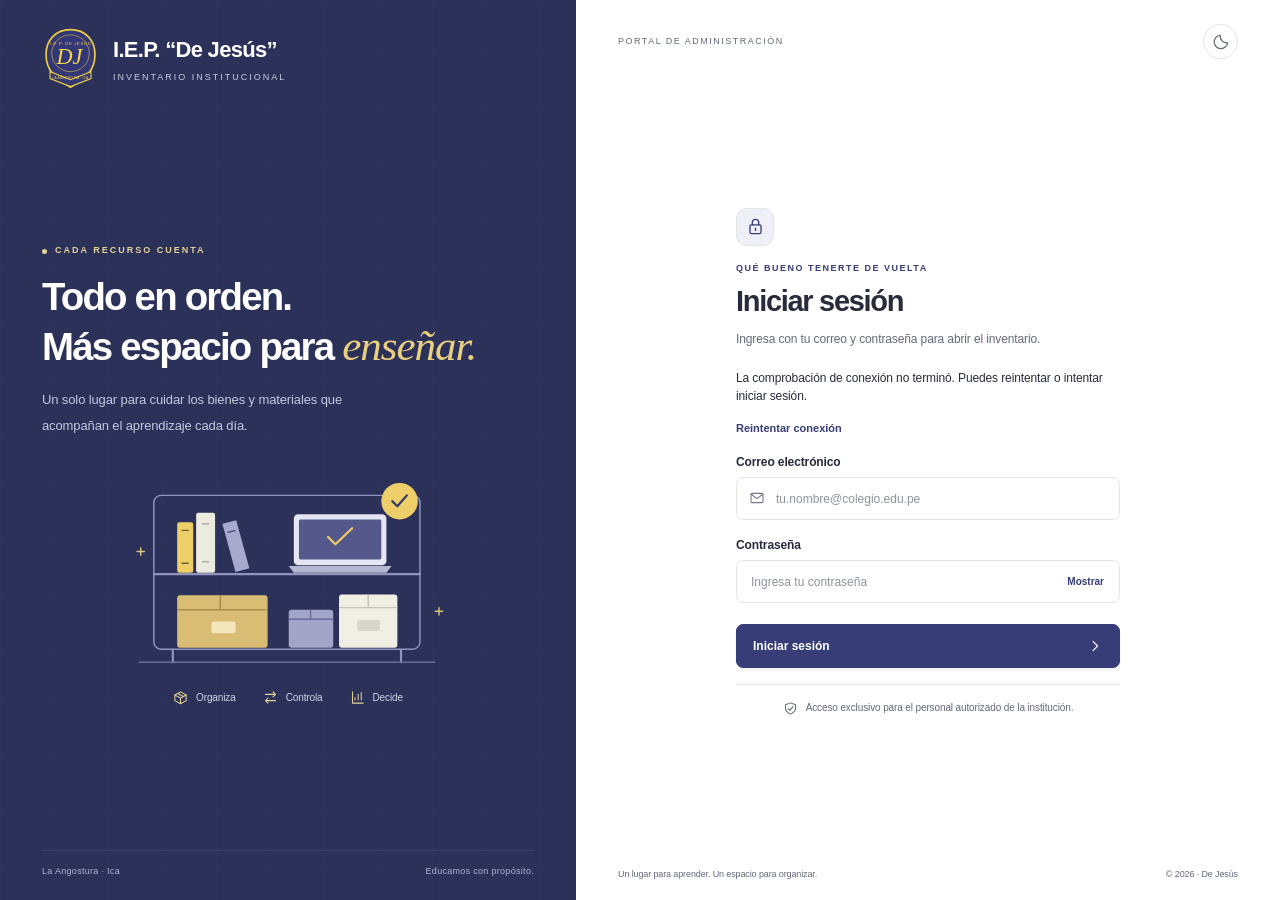
<file: index.html>
<!DOCTYPE html><html lang="es" data-theme="light"><head><meta charset="utf-8"><meta name="viewport" content="width=device-width"><link rel="icon" type="image/svg+xml" href="/inventario-icon.svg"><meta name="generator" content="Astro v7.4.2"><meta name="description" content="Inventario institucional de la I.E.P. De Jesús. Administra bienes, materiales, ubicaciones y préstamos en un solo lugar."><meta name="theme-color" content="#343775"><title>Inventario · I.E.P. De Jesús</title><script>if (window.self === window.top) document.documentElement.dataset.topLevel = 'true';</script><script>try { document.documentElement.dataset.theme = localStorage.getItem('dejesus-theme') === 'dark' ? 'dark' : 'light'; } catch {}</script><link rel="preconnect" href="https://br-noisy-leaf-b7az2vi0-inventario.compute.c-13.us-east-1.aws.neon.tech" crossorigin="anonymous"><meta http-equiv="content-security-policy" content="default-src 'self';connect-src 'self' https://br-noisy-leaf-b7az2vi0-inventario.compute.c-13.us-east-1.aws.neon.tech;img-src 'self' data: blob:;object-src 'none';base-uri 'self';form-action 'self'; script-src 'self' 'sha256-xIb/Pa7FUshAu4ihwjchYcQpyCI8eS8kt40GpOAYCz8=' 'sha256-1BvDVWLr3QCC20uHhUDi27eDFVJpk1uMQJGIWKUks2I=' 'sha256-kmZE/W8I1iuTnl1b3yqzv9/DQZenPngd3NjSKMQl7y0=' 'sha256-Y8t0ntteBwH+PqGKUyjWW3CAk+BNJKSoQc0xZ68FjhM=' 'sha256-0O7iB6zr9x0r6X6eWYITC9V5q+yWCGAoFvcysBGbY9Q=' 'sha256-yTvtjXl5x1VcsFuOYXSO/vETrOcXDGeMldW3OZUsuZ4=' 'sha256-E5nXaGtOJDqQ58NkmvD8g848to2UN4dcwUER2tXo4Gk='; style-src 'self' 'unsafe-inline' ;"><link rel="stylesheet" href="/_astro/DeploymentPending.Cg6YNnWH.css"><style>#authenticated-app[hidden],#access-gate[hidden],#access-retry[hidden]{display:none!important}#authenticated-app:not([hidden]){display:contents}.access-gate{text-align:center;flex-direction:column;justify-content:center;align-items:center;gap:20px;min-height:100dvh;padding:24px;display:flex}.access-gate h1{font-size:24px}
</style></head><body><div id="site-content"><section id="access-gate" class="access-gate" aria-labelledby="access-title"><h1 id="access-title">Verificando acceso…</h1><p id="access-message" role="status">Espera mientras comprobamos tu sesión.</p><button id="access-retry" type="button" class="btn btn-primary" hidden>Reintentar</button><a class="btn" href="/login/">Ir al inicio de sesión</a><noscript><p>Activa JavaScript para comprobar tu sesión.</p></noscript></section><div id="authenticated-app" hidden inert><a class="skip-link" href="#main-content">Saltar al contenido</a><div class="sidebar-backdrop" id="sidebar-backdrop"></div><aside class="sidebar" id="sidebar" aria-label="Navegación principal"><a class="brand" href="#resumen" aria-label="De Jesús, inicio"><img src="/escudo.svg" alt="Identidad de De Jesús" class="school-logo" width="47" height="47"><span><strong id="brand-name">I.E.P. “De Jesús”</strong><small>Sistema de inventario</small></span></a><div class="workspace-label"><span class="workspace-dot"></span> GESTIÓN INSTITUCIONAL</div><nav class="main-nav"><a href="#resumen" data-nav="resumen" class="nav-link active"><svg class="icon" width="20" height="20" viewBox="0 0 24 24" fill="none" stroke="currentColor" stroke-width="1.65" stroke-linecap="round" stroke-linejoin="round" aria-hidden="true"><rect x="3" y="3" width="7" height="7" rx="1.5"/><rect x="14" y="3" width="7" height="7" rx="1.5"/><rect x="3" y="14" width="7" height="7" rx="1.5"/><rect x="14" y="14" width="7" height="7" rx="1.5"/></svg><span>Vista general</span></a><a href="#inventario" data-nav="inventario" class="nav-link"><svg class="icon" width="20" height="20" viewBox="0 0 24 24" fill="none" stroke="currentColor" stroke-width="1.65" stroke-linecap="round" stroke-linejoin="round" aria-hidden="true"><path d="m12 3 9 5-9 5-9-5 9-5Z"/><path d="M3 8v9l9 5 9-5V8M12 13v9M7.5 5.5l9 5"/></svg><span>Inventario</span><span class="nav-count" id="inventory-count">0</span></a><a href="#movimientos" data-nav="movimientos" class="nav-link"><svg class="icon" width="20" height="20" viewBox="0 0 24 24" fill="none" stroke="currentColor" stroke-width="1.65" stroke-linecap="round" stroke-linejoin="round" aria-hidden="true"><path d="M4 7h16m-4-4 4 4-4 4M20 17H4m4-4-4 4 4 4"/></svg><span>Movimientos</span></a><a href="#prestamos" data-nav="prestamos" class="nav-link"><svg class="icon" width="20" height="20" viewBox="0 0 24 24" fill="none" stroke="currentColor" stroke-width="1.65" stroke-linecap="round" stroke-linejoin="round" aria-hidden="true"><path d="M3 12h3l4-4a3 3 0 0 1 4 0l4 4-3 3-4-3M6 12l6 7a3 3 0 0 0 4 0l5-5-5-6M3 10v8h3M21 10v8"/></svg><span>Préstamos</span><span class="nav-count" id="loan-count" hidden>0</span></a><span class="nav-section">ORGANIZACIÓN</span><a href="#categorias" data-nav="categorias" class="nav-link"><svg class="icon" width="20" height="20" viewBox="0 0 24 24" fill="none" stroke="currentColor" stroke-width="1.65" stroke-linecap="round" stroke-linejoin="round" aria-hidden="true"><path d="M20 13 13 20a2 2 0 0 1-3 0l-7-7V4h9l8 7a1.5 1.5 0 0 1 0 2Z"/><circle cx="7.5" cy="8" r="1"/></svg><span>Categorías</span></a><a href="#ubicaciones" data-nav="ubicaciones" class="nav-link"><svg class="icon" width="20" height="20" viewBox="0 0 24 24" fill="none" stroke="currentColor" stroke-width="1.65" stroke-linecap="round" stroke-linejoin="round" aria-hidden="true"><path d="M20 10c0 6-8 12-8 12S4 16 4 10a8 8 0 1 1 16 0Z"/><circle cx="12" cy="10" r="2.5"/></svg><span>Ubicaciones</span></a><a href="#reportes" data-nav="reportes" class="nav-link"><svg class="icon" width="20" height="20" viewBox="0 0 24 24" fill="none" stroke="currentColor" stroke-width="1.65" stroke-linecap="round" stroke-linejoin="round" aria-hidden="true"><path d="M4 3v18h17M8 16v-4M13 16V7M18 16V4"/></svg><span>Reportes</span></a></nav><div class="sidebar-bottom"><nav><a href="#configuracion" data-nav="configuracion" class="nav-link"><svg class="icon" width="20" height="20" viewBox="0 0 24 24" fill="none" stroke="currentColor" stroke-width="1.65" stroke-linecap="round" stroke-linejoin="round" aria-hidden="true"><path d="m9 3-1 3-3 1-2 3 2 2-1 3 3 3 3-1 2 2 3-1 1-3 3-1v-4l-3-1-1-3-3-1-2 2Z"/><circle cx="11" cy="11" r="3"/></svg><span>Configuración</span></a><a href="#ayuda" data-nav="ayuda" class="nav-link"><svg class="icon" width="20" height="20" viewBox="0 0 24 24" fill="none" stroke="currentColor" stroke-width="1.65" stroke-linecap="round" stroke-linejoin="round" aria-hidden="true"><circle cx="12" cy="12" r="9"/><path d="M9.5 9a2.5 2.5 0 1 1 4 2c-1.5 1-1.5 1-1.5 2M12 17h.01"/></svg><span>Guía de uso</span></a></nav><div class="school-footer"><span class="school-footer-icon"><svg class="icon" width="20" height="20" viewBox="0 0 24 24" fill="none" stroke="currentColor" stroke-width="1.65" stroke-linecap="round" stroke-linejoin="round" aria-hidden="true"><path d="M4 21V3h12v18M16 9h5v12M1 21h22M8 7h4m-4 4h4m-4 4h4m-3 6v-3h2v3"/></svg></span><div><strong>Un lugar para aprender.</strong><small id="school-address">La Angostura · Ica</small></div></div><div class="sidebar-account"><span class="account-avatar" data-user-initials>A</span><a href="#configuracion" class="account-copy"><strong data-user-name>Administración</strong><small>Administración</small></a><button class="icon-button" data-action="logout" aria-label="Cerrar sesión" title="Cerrar sesión"><svg class="icon" width="20" height="20" viewBox="0 0 24 24" fill="none" stroke="currentColor" stroke-width="1.65" stroke-linecap="round" stroke-linejoin="round" aria-hidden="true"><path d="M9 4H4v16h5M13 8l4 4-4 4m-5-4h13"/></svg></button></div></div></aside><div class="app-shell"><header class="topbar"><div class="breadcrumb"><button class="icon-button mobile-menu" id="menu-toggle" aria-label="Abrir menú" aria-expanded="false"><svg class="icon" width="20" height="20" viewBox="0 0 24 24" fill="none" stroke="currentColor" stroke-width="1.65" stroke-linecap="round" stroke-linejoin="round" aria-hidden="true"><path d="M4 6h16M7 12h10m-7 6h4"/></svg></button><span class="breadcrumb-root">Mi institución</span><span class="breadcrumb-slash">/</span><strong id="breadcrumb-current">Vista general</strong></div><div class="topbar-actions"><button class="top-search" data-action="global-search" aria-label="Buscar un bien"><svg class="icon" width="20" height="20" viewBox="0 0 24 24" fill="none" stroke="currentColor" stroke-width="1.65" stroke-linecap="round" stroke-linejoin="round" aria-hidden="true"><circle cx="10.5" cy="10.5" r="6.5"/><path d="m16 16 4.5 4.5"/></svg><span>Buscar un bien…</span><kbd>/</kbd></button><span class="topbar-date"><svg class="icon" width="20" height="20" viewBox="0 0 24 24" fill="none" stroke="currentColor" stroke-width="1.65" stroke-linecap="round" stroke-linejoin="round" aria-hidden="true"><rect x="3" y="5" width="18" height="16" rx="2"/><path d="M7 3v4m10-4v4M3 11h18"/></svg><span id="topbar-date"></span></span><button class="icon-button" id="theme-toggle" aria-label="Cambiar a tema oscuro" title="Cambiar tema"><svg class="icon" width="20" height="20" viewBox="0 0 24 24" fill="none" stroke="currentColor" stroke-width="1.65" stroke-linecap="round" stroke-linejoin="round" aria-hidden="true"><path d="M20.9 13a9 9 0 0 1-10-10 9 9 0 1 0 10 10Z"/></svg></button><button class="icon-button notification-button" id="notifications" aria-label="Ver alertas" title="Ver alertas"><svg class="icon" width="20" height="20" viewBox="0 0 24 24" fill="none" stroke="currentColor" stroke-width="1.65" stroke-linecap="round" stroke-linejoin="round" aria-hidden="true"><path d="M18 8a6 6 0 0 0-12 0c0 7-3 7-3 9h18c0-2-3-2-3-9M10 21h4"/></svg><span id="notification-dot" hidden></span></button><div class="topbar-divider"></div><a href="#configuracion" class="user-avatar" data-user-initials aria-label="Configuración de mi cuenta">A</a></div></header><main id="main-content" tabindex="-1"><div id="page-content" aria-busy="true"><div class="initial-loading"><div class="spinner"></div><p>Preparando tu inventario…</p></div></div></main><footer class="app-footer"><span>I.E.P. “De Jesús” <span class="footer-dot">·</span> Cuidamos lo que nos ayuda a enseñar.</span><span class="connection-status" id="connection-status"><span></span> Conectando…</span></footer></div><dialog id="app-dialog" aria-labelledby="dialog-title"><div id="dialog-content"></div></dialog><div id="toast" class="toast" role="status" aria-live="polite"></div><noscript><div class="noscript-message">Activa JavaScript en tu navegador para usar el sistema de inventario.</div></noscript></div><script type="module" src="/_astro/index.astro_astro_type_script_index_0_lang.BQfkzYZS.js"></script></div><noscript><p>Activa JavaScript y abre la aplicación directamente en una pestaña para continuar.</p></noscript></body></html>
</file>
<file: _astro/DeploymentPending.Cg6YNnWH.css>
:root{--bg:#f7f8fb;--surface:#fff;--surface-soft:#f8f9fc;--text:#262936;--muted:#808493;--secondary:#646978;--line:#e8eaf0;--brand:#363978;--brand-soft:#eeeff8;--gold:#edd36a;--green:#27836a;--green-bg:#edf7f2;--amber:#a77820;--amber-bg:#fcf6e8;--red:#c25959;--red-bg:#fcf0ef;--shadow:0 16px 60px #15193616;color-scheme:light;font-synthesis:none;font-family:DM Sans,-apple-system,BlinkMacSystemFont,Segoe UI,sans-serif}:root[data-theme=dark]{--bg:#15171f;--surface:#1d202b;--surface-soft:#232733;--text:#e8e9f1;--muted:#969bad;--secondary:#b0b4c5;--line:#303443;--brand:#b5b8f3;--brand-soft:#30334d;--gold:#e5ca6b;--green:#7ecab0;--green-bg:#203b34;--amber:#e8bd71;--amber-bg:#3c3325;--red:#ed9c9c;--red-bg:#402a2d;color-scheme:dark}*{box-sizing:border-box}body{background:var(--bg);color:var(--text);margin:0;font-size:14px;line-height:1.5}button,input,select,textarea{font:inherit}button,a,input,select,textarea{-webkit-tap-highlight-color:transparent}button,a{touch-action:manipulation}button{cursor:pointer;color:inherit}button:disabled{cursor:not-allowed;opacity:.5}a{color:inherit;text-decoration:none}button:focus-visible,a:focus-visible{outline:3px solid var(--gold);outline-offset:3px}input:focus,select:focus,textarea:focus{outline:2px solid var(--brand);outline-offset:1px}h1,h2,h3,p{margin:0}h1,h2,h3{font-family:Manrope,Segoe UI,sans-serif}h1{letter-spacing:-1.1px;font-size:29px;font-weight:800;line-height:1.3}h2{letter-spacing:-.3px;font-size:16px;font-weight:750}h3{font-size:15px;font-weight:700}small{font-size:12px}svg{vertical-align:middle;flex-shrink:0}[hidden]{display:none!important}.muted{color:var(--muted)}.secondary{color:var(--secondary)}.skip-link{background:var(--brand);color:var(--surface);z-index:100;padding:12px;position:fixed;top:-60px;left:20px}.skip-link:focus{top:10px}.sidebar{background:var(--surface);border-right:1px solid var(--line);z-index:30;flex-direction:column;width:238px;padding:29px 17px 16px;display:flex;position:fixed;inset:0 auto 0 0;overflow-y:auto}.brand{align-items:center;gap:11px;padding:0 9px 28px;display:flex}.brand strong{letter-spacing:-.6px;font-family:Manrope,sans-serif;font-size:17px;font-weight:800;display:block}.brand small{color:var(--muted);margin-top:3px;font-size:11px;display:block}.school-logo{object-fit:contain;flex-shrink:0}.workspace-label{letter-spacing:1.3px;color:var(--muted);border-top:1px solid var(--line);align-items:center;gap:7px;padding:16px 13px 12px;font-size:9px;font-weight:650;display:flex}.workspace-dot{background:var(--brand);border-radius:50%;width:5px;height:5px}.main-nav{gap:5px;display:grid}.nav-link{color:var(--secondary);border-radius:6px;align-items:center;gap:11px;min-height:44px;padding:12px 13px;font-size:12.5px;transition:background .15s,color .15s;display:flex}.nav-link .icon{width:18px;height:18px}.nav-link:hover{background:var(--surface-soft);color:var(--brand)}.nav-link.active{background:var(--brand-soft);color:var(--brand);font-weight:650}.nav-count{background:var(--surface);color:var(--brand);border-radius:4px;margin-left:auto;padding:1px 6px;font-size:10px}.sidebar-bottom{margin-top:auto;padding-top:35px}.school-footer{border-top:1px solid var(--line);align-items:center;gap:9px;margin-top:20px;padding:22px 9px 16px;display:flex}.school-footer strong{font-size:10px;font-weight:550;display:block}.school-footer small{color:var(--muted);margin-top:4px;font-size:10px;display:block}.sidebar-version{color:var(--muted);justify-content:space-between;padding:0 10px;font-size:9px;display:flex}.app-shell{flex-direction:column;min-height:100vh;margin-left:238px;display:flex}.topbar{background:var(--surface);border-bottom:1px solid var(--line);justify-content:space-between;align-items:center;gap:15px;height:76px;padding:0 34px;display:flex}.breadcrumb{color:var(--muted);align-items:center;gap:15px;font-size:11.5px;display:flex}.breadcrumb strong{color:var(--text);font-weight:500}.breadcrumb-slash{color:var(--line);font-size:17px}.topbar-actions{align-items:center;gap:13px;display:flex}.topbar-date{color:var(--secondary);margin-right:8px;font-size:11px}.icon-button{width:34px;height:34px;color:var(--secondary);background:0 0;border:1px solid #0000;border-radius:6px;justify-content:center;align-items:center;display:inline-flex}.icon-button:hover{background:var(--brand-soft);color:var(--brand)}.icon-button .icon{width:18px;height:18px}.notification-button{position:relative}.notification-button>span{background:var(--gold);border:1px solid var(--surface);border-radius:50%;width:6px;height:6px;position:absolute;top:5px;right:6px}.topbar-divider{background:var(--line);width:1px;height:23px;margin:0 3px}.user-avatar{background:var(--brand-soft);color:var(--brand);border:1px solid var(--line);border-radius:50%;place-items:center;width:33px;height:33px;font-size:10px;font-weight:700;display:grid}.mobile-menu{display:none}main{flex:1;min-width:0;padding:34px 34px 26px}#page-content{max-width:1490px;margin:auto}.page-heading{justify-content:space-between;align-items:center;gap:20px;margin-bottom:28px;display:flex}.eyebrow{letter-spacing:1.7px;color:var(--brand);align-items:center;gap:7px;margin-bottom:8px;font-size:9px;font-weight:700;display:flex}.eyebrow:before{content:"";background:var(--gold);width:16px;height:2px}.page-heading p{color:var(--secondary);margin-top:8px;font-size:12px}.heading-actions{flex-shrink:0;align-items:center;gap:10px;display:flex}.btn{border:1px solid var(--line);background:var(--surface);white-space:nowrap;border-radius:6px;justify-content:center;align-items:center;gap:8px;min-height:38px;padding:9px 14px;font-size:11.5px;font-weight:550;transition:background .15s,border-color .15s;display:inline-flex}.btn .icon{width:16px;height:16px}.btn:hover{background:var(--surface-soft);border-color:var(--secondary)}.btn-primary{color:#fff;background:#363978;border-color:#363978}.btn-danger{background:var(--red-bg);color:var(--red);border-color:var(--red-bg)}.btn-text{color:var(--brand);background:0 0;border:0;min-height:32px;padding:3px 0;font-size:11px}.btn-text:hover{background:0 0;text-decoration:underline}.metric-grid{grid-template-columns:repeat(4,minmax(0,1fr));gap:17px;margin-bottom:23px;display:grid}.metric{border:1px solid var(--line);background:var(--surface);border-radius:8px;padding:19px 20px 16px;position:relative}.metric-label{color:var(--secondary);justify-content:space-between;align-items:center;gap:10px;font-size:11px;display:flex}.metric-icon{background:var(--brand-soft);width:31px;height:31px;color:var(--brand);border-radius:6px;place-items:center;display:grid}.metric-icon.amber{background:var(--amber-bg);color:var(--amber)}.metric-icon.green{background:var(--green-bg);color:var(--green)}.metric-value{letter-spacing:-1px;margin-top:9px;font-family:Manrope,sans-serif;font-size:31px;font-weight:750;line-height:1.4}.metric-note{color:var(--muted);margin-top:8px;font-size:10px}.metric-note .dot{background:var(--green);border-radius:50%;width:5px;height:5px;margin-right:5px;display:inline-block}.dashboard-grid{grid-template-columns:minmax(0,1.8fr) minmax(270px,1fr);align-items:start;gap:22px;margin-bottom:22px;display:grid}.dashboard-column{gap:22px;display:grid}.panel{background:var(--surface);border:1px solid var(--line);border-radius:8px;min-width:0;overflow:hidden}.panel-head{justify-content:space-between;align-items:center;gap:15px;padding:20px 22px 17px;display:flex}.panel-head p{color:var(--muted);margin-top:4px;font-size:10.5px}.panel-head h2{font-size:14px}.panel-head .btn-text .icon{width:13px}.badge{white-space:nowrap;background:var(--brand-soft);color:var(--brand);border-radius:4px;align-items:center;gap:5px;padding:4px 7px;font-size:9px;font-weight:550;display:inline-flex}.badge:before{content:"";background:currentColor;border-radius:50%;width:4px;height:4px}.badge-red{background:var(--red-bg);color:var(--red)}.badge-neutral{background:var(--surface-soft);color:var(--secondary)}.table-wrap{width:100%;overflow-x:auto}table{border-collapse:collapse;text-align:left;white-space:nowrap;width:100%}th{letter-spacing:.55px;text-transform:uppercase;color:var(--muted);background:var(--surface-soft);border-top:1px solid var(--line);border-bottom:1px solid var(--line);padding:12px 20px;font-size:9px;font-weight:600}td{border-bottom:1px solid var(--line);padding:17px 20px;font-size:11px}tr:last-child td{border-bottom:0}tbody tr:hover{background:var(--surface-soft)}.item-cell{align-items:center;gap:11px;display:flex}.item-symbol{background:var(--surface-soft);width:34px;height:35px;color:var(--brand);border:1px solid var(--line);border-radius:6px;flex-shrink:0;place-items:center;display:grid}.item-cell strong{font-size:11px;font-weight:550;display:block}.item-cell small{color:var(--muted);margin-top:3px;font-size:9px;display:block}.code-text{color:var(--muted);font-variant-numeric:tabular-nums;font-size:10px}.quantity{font-variant-numeric:tabular-nums;font-weight:650}.quantity.low{color:var(--amber)}.quantity small{color:var(--muted);margin-left:4px;font-size:9px;font-weight:400}.table-actions{gap:3px;display:flex}.table-footer{border-top:1px solid var(--line);color:var(--muted);justify-content:space-between;align-items:center;gap:10px;padding:13px 20px;font-size:10px;display:flex}.pagination{align-items:center;gap:6px;display:flex}.page-number{background:var(--brand-soft);width:27px;height:27px;color:var(--brand);border:0;border-radius:4px;font-size:10px}.category-row{align-items:center;gap:10px;margin-top:17px;display:flex}.category-row:first-child{margin-top:3px}.category-row>.item-symbol{border:0;width:30px;height:30px}.category-bar-wrap{flex:1;min-width:0}.category-bar-label{justify-content:space-between;gap:10px;margin-bottom:7px;font-size:10px;display:flex}.category-bar-label span:last-child{color:var(--muted)}.category-bar{background:var(--surface-soft);border-radius:3px;height:4px;overflow:hidden}.category-bar>span{background:var(--brand);opacity:.7;border-radius:3px;height:100%;display:block}.category-row:nth-child(2n) .category-bar>span{background:var(--gold);opacity:1}.alert-row{border-bottom:1px solid var(--line);align-items:flex-start;gap:11px;padding:14px 0;display:flex}.alert-row:first-child{padding-top:0}.alert-row:last-child{border:0;padding-bottom:0}.alert-icon{background:var(--amber-bg);width:29px;height:29px;color:var(--amber);border-radius:6px;flex-shrink:0;place-items:center;display:grid}.alert-icon .icon{width:15px;height:15px}.alert-row strong{font-size:11px;font-weight:550;display:block}.alert-row p{color:var(--muted);margin-top:4px;font-size:10px}.alert-row .btn-text{min-height:23px;font-size:10px}.all-good{align-items:center;gap:12px;padding:20px 0;display:flex}.all-good>.icon{color:var(--green);width:30px;height:30px}.all-good strong{font-size:12px;font-weight:550;display:block}.all-good p{color:var(--muted);margin-top:5px;font-size:10px}.welcome-note{background:var(--brand-soft);border:1px solid var(--line);border-radius:7px;justify-content:space-between;align-items:center;gap:20px;margin-bottom:23px;padding:17px 20px;display:flex}.welcome-note>div{align-items:center;gap:12px;display:flex}.welcome-note .icon{color:var(--brand)}.welcome-note strong{color:var(--brand);font-size:11px;font-weight:600;display:block}.welcome-note p{color:var(--secondary);margin-top:4px;font-size:10px}.filters{border-top:1px solid var(--line);flex-wrap:wrap;justify-content:space-between;align-items:center;gap:12px;padding:17px 20px;display:flex}.search-field{flex:1;min-width:180px;max-width:340px;position:relative}.search-field>.icon{width:15px;height:15px;color:var(--muted);position:absolute;top:11px;left:11px}.search-field input{background:var(--surface);border:1px solid var(--line);width:100%;height:37px;color:var(--text);border-radius:5px;padding:8px 12px 8px 35px;font-size:11px}.filter-selects{flex-wrap:wrap;gap:8px;display:flex}.filter-selects select{background:var(--surface);border:1px solid var(--line);color:var(--secondary);border-radius:5px;max-width:180px;min-height:37px;padding:7px 25px 7px 10px;font-size:10px}.tabs{border-bottom:1px solid var(--line);gap:24px;padding:0 22px;display:flex}.tab{color:var(--muted);background:0 0;border:0;border-bottom:2px solid #0000;align-items:center;gap:7px;margin-bottom:-1px;padding:16px 0 13px;font-size:11px;display:flex}.tab.active{border-bottom-color:var(--brand);color:var(--brand);font-weight:600}.tab>span{background:var(--surface-soft);border-radius:3px;padding:1px 5px;font-size:9px}.empty-state{text-align:center;white-space:normal;padding:44px 20px 40px}.empty-symbol{width:55px;height:55px;color:var(--brand);background:var(--brand-soft);border:1px solid var(--line);border-radius:12px;place-items:center;margin:0 auto 16px;display:grid;transform:rotate(-5deg)}.empty-symbol .icon{width:26px;height:26px;transform:rotate(5deg)}.empty-state p{max-width:330px;color:var(--muted);margin:8px auto 18px;font-size:11px;line-height:1.8}.empty-state.compact{padding:26px 15px}.empty-state.compact .empty-symbol{width:39px;height:39px;margin-bottom:11px}.empty-state.compact .icon{width:20px;height:20px}.empty-state.compact p{margin-bottom:0;font-size:10px}.activity-row{border-top:1px solid var(--line);align-items:center;gap:12px;padding:16px 22px;display:flex}.activity-icon{background:var(--green-bg);width:31px;height:31px;color:var(--green);border-radius:50%;flex-shrink:0;place-items:center;display:grid}.activity-icon .icon{width:15px;height:15px}.activity-icon.out{background:var(--amber-bg);color:var(--amber)}.activity-copy{flex:1;min-width:0}.activity-copy strong{text-overflow:ellipsis;white-space:nowrap;font-size:11px;font-weight:550;display:block;overflow:hidden}.activity-copy p{color:var(--muted);margin-top:4px;font-size:9px}.activity-time{color:var(--muted);text-align:right;white-space:nowrap;font-size:9px}.activity-count{font-size:11px;font-weight:650}.catalog-grid{grid-template-columns:repeat(3,minmax(0,1fr));gap:18px;display:grid}.catalog-card{background:var(--surface);border:1px solid var(--line);border-radius:8px;flex-direction:column;min-height:198px;padding:23px;display:flex}.catalog-top{justify-content:space-between;align-items:center;margin-bottom:16px;display:flex}.catalog-top .item-symbol{background:var(--brand-soft);border:0;width:39px;height:39px}.catalog-card p{color:var(--muted);flex:1;margin-top:7px;font-size:11px}.catalog-bottom{border-top:1px solid var(--line);color:var(--secondary);justify-content:space-between;align-items:center;margin-top:20px;padding-top:15px;font-size:10px;display:flex}.catalog-bottom strong{color:var(--text);margin-right:4px;font-size:13px}.catalog-add{border:1px dashed var(--line);min-height:198px;color:var(--muted);background:0 0;border-radius:8px;flex-direction:column;justify-content:center;align-items:center;gap:12px;font-size:11px;display:flex}.catalog-add:hover{border-color:var(--brand);color:var(--brand);background:var(--brand-soft)}.report-grid{grid-template-columns:1fr 1fr;gap:22px;display:grid}.report-row{border-bottom:1px solid var(--line);justify-content:space-between;align-items:center;padding:14px 0;font-size:11px;display:flex}.report-row:last-child{border:0}.report-row strong{font-weight:600}.report-tools{background:var(--surface);border:1px solid var(--line);border-radius:8px;flex-wrap:wrap;align-items:end;gap:12px;margin-bottom:22px;padding:20px;display:flex}.report-tools .field{flex:1;max-width:210px}.report-caption{color:var(--secondary);margin:0 0 16px;font-size:11px}.settings-grid{grid-template-columns:minmax(0,1.5fr) minmax(280px,1fr);align-items:start;gap:22px;display:grid}.settings-form>.btn{margin-top:20px}.logo-upload{border-bottom:1px solid var(--line);align-items:center;gap:20px;margin-bottom:22px;padding:8px 0 26px;display:flex}.logo-upload img{object-fit:contain;background:var(--surface-soft);border:1px solid var(--line);border-radius:8px;width:75px;height:75px;padding:6px}.logo-upload p{color:var(--muted);margin-top:7px;font-size:10px}.info-box{color:var(--secondary);background:var(--surface-soft);border:1px solid var(--line);border-radius:5px;padding:14px;font-size:11px;line-height:1.9}.info-box strong{color:var(--text)}.backup-card{gap:15px;display:grid}.backup-card>.icon{width:30px;height:30px;color:var(--brand)}.backup-card p{color:var(--secondary);font-size:11px;line-height:1.8}.theme-options{grid-template-columns:1fr 1fr;gap:10px;margin-top:12px;display:grid}.theme-option{border:1px solid var(--line);background:var(--surface);border-radius:6px;align-items:center;gap:10px;padding:15px;font-size:11px;display:flex}.theme-option.active{border-color:var(--brand);background:var(--brand-soft);color:var(--brand)}.help-grid{grid-template-columns:repeat(2,minmax(0,1fr));gap:18px;display:grid}.help-card{background:var(--surface);border:1px solid var(--line);border-radius:8px;padding:24px}.help-card h2{align-items:center;gap:10px;font-size:14px;display:flex}.help-card h2 .icon{color:var(--brand)}.help-card p{color:var(--secondary);margin-top:12px;font-size:12px;line-height:1.9}.help-card a{color:var(--brand);text-decoration:underline}.help-card ol{color:var(--secondary);padding-left:17px;font-size:12px;line-height:2.1}.app-footer{color:var(--muted);justify-content:space-between;gap:15px;width:100%;max-width:1558px;margin:auto;padding:18px 34px 22px;font-size:9px;display:flex}.footer-dot{margin:0 6px}.connection-status{white-space:nowrap;align-items:center;gap:6px;display:flex}.connection-status>span{background:var(--green);border-radius:50%;width:5px;height:5px}.connection-status.offline>span{background:var(--red)}dialog{border:1px solid var(--line);background:var(--surface);color:var(--text);width:min(600px,100vw - 28px);max-height:90vh;box-shadow:var(--shadow);border-radius:12px;padding:0}dialog::backdrop{backdrop-filter:blur(3px);background:#10132660}.dialog-head{border-bottom:1px solid var(--line);justify-content:space-between;align-items:flex-start;padding:24px 26px 20px;display:flex}.dialog-head p{color:var(--muted);margin-top:6px;font-size:11px}.dialog-footer{background:var(--surface-soft);border-top:1px solid var(--line);justify-content:flex-end;gap:10px;padding:17px 26px;display:flex}.form-grid{grid-template-columns:1fr 1fr;gap:17px;display:grid}.field{flex-direction:column;gap:7px;min-width:0;display:flex}.field.full{grid-column:1/-1}.field label{font-size:11px;font-weight:550}.field label>span{color:var(--muted);font-weight:400}.field input,.field select,.field textarea{border:1px solid var(--line);background:var(--surface);width:100%;color:var(--text);border-radius:5px;min-height:39px;padding:10px 11px;font-size:12px}.field textarea{resize:vertical;min-height:75px}.field input:disabled,.field select:disabled{background:var(--surface-soft);color:var(--muted)}.field small{color:var(--muted);font-size:10px}.form-error{background:var(--red-bg);color:var(--red);border:1px solid var(--red);border-radius:5px;margin-bottom:18px;padding:11px 13px;font-size:11px}.form-hint{color:var(--muted);margin-top:18px;font-size:10px;line-height:1.8}.movement-info{background:var(--brand-soft);color:var(--brand);border-radius:6px;align-items:flex-start;gap:9px;margin:0 0 18px;padding:13px;font-size:11px;display:flex}.detail-title{align-items:center;gap:14px;margin-bottom:24px;display:flex}.detail-title>.item-symbol{width:50px;height:50px}.detail-title h3{font-size:17px}.detail-grid{grid-template-columns:1fr 1fr;gap:20px;font-size:12px;display:grid}.detail-grid dt{color:var(--muted);margin-bottom:6px;font-size:10px}.detail-grid dd{margin:0}.toast{background:var(--text);color:var(--surface);box-shadow:var(--shadow);opacity:0;pointer-events:none;z-index:100;border-radius:7px;align-items:center;gap:10px;max-width:calc(100vw - 35px);padding:13px 19px;font-size:12px;transition:opacity .2s,transform .2s;display:flex;position:fixed;bottom:24px;left:calc(50% + 100px);transform:translate(-50%,15px)}.toast.visible{opacity:1;transform:translate(-50%)}.toast.error{background:var(--red);color:#fff}.toast .icon{width:17px;height:17px}.initial-loading{height:400px;color:var(--muted);flex-direction:column;justify-content:center;align-items:center;gap:16px;font-size:12px;display:flex}.spinner{border:2px solid var(--line);border-top-color:var(--brand);border-radius:50%;width:24px;height:24px;animation:.8s linear infinite spin}@keyframes spin{to{transform:rotate(360deg)}}.noscript-message{background:var(--surface);text-align:center;z-index:100;padding:40px;position:fixed;inset:20px}.sidebar-backdrop{display:none}.loan-summary{flex-wrap:wrap;gap:18px;margin-bottom:22px;display:flex}.loan-summary>span{color:var(--secondary);font-size:12px}.loan-summary strong{color:var(--text);margin-right:5px}.inline-note{color:var(--muted);background:var(--surface-soft);border-top:1px solid var(--line);padding:12px 20px;font-size:10px}.text-wrap{white-space:normal;min-width:130px;max-width:260px}.quick-guide{background:var(--surface);border:1px solid var(--line);border-radius:7px;align-items:center;gap:18px;padding:17px 22px;display:flex}.quick-guide>.icon{color:var(--brand);width:25px;height:25px}.quick-guide>div{flex:1}.quick-guide strong{font-size:11px;font-weight:550}.quick-guide p{color:var(--muted);margin-top:4px;font-size:10px}.filter-selects input[type=date]{border:1px solid var(--line);background:var(--surface);min-height:37px;color:var(--secondary);border-radius:5px;max-width:145px;padding:7px 9px;font-size:10px}main:focus{outline:none}:root{--muted:#737989;--red:#b24848}.nav-link,.page-heading p{font-size:13px}td{font-size:12px}th{font-size:10px}.item-cell strong,.metric-label,.field label{font-size:12px}.btn{font-size:12px}.metric-note{font-size:11px}@media (width>=1600px){main{padding-top:44px}.metric{padding:24px}.dashboard-grid{grid-template-columns:2fr 1fr}.metric-value{font-size:36px}.metric-value.currency{font-size:32px}.metric-note{margin-top:13px}td{padding-top:20px;padding-bottom:20px}}@media (width<=1180px){.sidebar{width:215px;padding-left:12px;padding-right:12px}.app-shell{margin-left:215px}main{padding:27px 25px}.topbar{padding:0 25px}.metric{padding:16px 15px}.metric-value{font-size:27px}.metric-value.currency{font-size:23px}.metric-label{font-size:10px}.dashboard-grid{grid-template-columns:minmax(0,1.5fr) minmax(250px,1fr);gap:16px}.panel-head,.panel-body{padding-left:17px;padding-right:17px}.catalog-grid{grid-template-columns:repeat(2,minmax(0,1fr))}.topbar-date{display:none}}@media (width<=950px){.sidebar{width:195px}.brand{gap:7px;padding-left:4px;padding-right:0}.brand strong{font-size:15px}.brand small{font-size:9px}.brand img{width:40px;height:43px}.workspace-label{letter-spacing:1px;font-size:8px}.app-shell{margin-left:195px}.nav-link{padding-left:10px;font-size:11px}.page-heading{align-items:flex-start}.heading-actions{gap:6px}.heading-actions .btn{padding:8px 10px;font-size:10px}.metric-grid{gap:10px}.metric{padding:14px 12px}.metric-label{display:block}.metric-icon{width:24px;height:24px;position:absolute;top:13px;right:12px}.metric-icon .icon{width:14px;height:14px}.metric-label>span:first-child{max-width:85px;min-height:30px;display:block}.metric-value{margin-top:4px;font-size:25px}.metric-value.currency{font-size:20px}.metric-note{font-size:9px}.dashboard-grid{grid-template-columns:1fr}.dashboard-column{grid-template-columns:1fr 1fr;gap:16px}.dashboard-grid>.dashboard-column:first-child,.settings-grid{grid-template-columns:1fr}.settings-grid>.dashboard-column{grid-template-columns:1fr 1fr}h1{font-size:25px}.report-grid{gap:16px}.topbar{height:66px}.app-footer{padding-left:25px;padding-right:25px;font-size:8px}}@media (width<=700px){.sidebar{width:238px;padding:24px 17px;transition:transform .2s;transform:translate(-100%)}.sidebar.open{transform:translate(0)}.sidebar-backdrop.open{z-index:29;background:#11152c60;display:block;position:fixed;inset:0}.brand{gap:11px;padding-left:9px}.brand strong{font-size:17px}.brand small{font-size:11px}.brand img{width:47px;height:47px}.workspace-label{font-size:9px}.nav-link{font-size:13px}.app-shell{margin-left:0}.mobile-menu{display:inline-flex}.topbar{gap:8px;height:62px;padding:0 16px}.breadcrumb{gap:9px;font-size:11px}.breadcrumb-root,.breadcrumb-slash{display:none}.topbar-actions{gap:6px}.topbar-divider{margin:0 4px}.icon-button{width:32px;height:32px}main{padding:25px 17px}.page-heading{flex-wrap:wrap;gap:18px;margin-bottom:22px}.page-heading h1{font-size:26px}.page-heading p{font-size:11px}.heading-actions{gap:8px}.heading-actions .btn{min-height:38px;padding:9px 13px;font-size:11px}.metric-grid{grid-template-columns:repeat(2,minmax(0,1fr));gap:12px;margin-bottom:18px}.metric{padding:17px 16px}.metric-label{font-size:11px}.metric-label>span:first-child{max-width:none;min-height:20px}.metric-icon{top:14px;right:15px}.metric-value{margin-top:7px;font-size:29px}.metric-value.currency{font-size:25px}.metric-note{margin-top:5px;font-size:9px}.dashboard-grid{gap:17px;margin-bottom:17px}.dashboard-column{gap:17px}.dashboard-column:last-child{grid-template-columns:1fr 1fr}.panel-head{padding:17px}.panel-head h2{font-size:13px}.panel-body{padding:0 17px 17px}.welcome-note{align-items:flex-start;gap:12px;padding:15px}.welcome-note>div{align-items:flex-start;gap:9px}.welcome-note .btn{white-space:normal;text-align:center;min-width:85px;padding:7px;font-size:10px}.app-footer{flex-wrap:wrap;padding:12px 17px 20px;font-size:8px}.app-footer>span:first-child{max-width:240px}.toast{bottom:18px;left:50%}.catalog-grid{gap:12px}.catalog-card{padding:18px}.catalog-card h3{font-size:13px}.catalog-card p{font-size:10px}.catalog-bottom{font-size:9px}.report-grid,.help-grid,.settings-grid>.dashboard-column{grid-template-columns:1fr}.tabs{gap:20px;padding:0 17px;overflow-x:auto}.tab{white-space:nowrap;font-size:10px}.filters{gap:10px;padding:13px 15px}.search-field{max-width:none}.filter-selects{gap:6px;width:100%}.filter-selects select{flex:1;min-width:0;max-width:none;font-size:10px}.quick-guide{gap:12px;padding:15px}.quick-guide .btn-text{font-size:10px}.dialog-head{padding:21px}.dialog-body{padding:20px}.dialog-footer{padding:16px 20px}.dialog-head h2{font-size:18px}.table-footer{padding-left:15px;padding-right:15px;font-size:9px}.report-tools{gap:10px}.report-tools .field{max-width:none}.report-tools .btn{flex:1}}@media (width<=420px){.dashboard-column:last-child{grid-template-columns:1fr}.metric-label{font-size:10px}.metric-value.currency{font-size:23px}.metric-note{font-size:8px}.form-grid{grid-template-columns:1fr}.field.full{grid-column:auto}.catalog-grid{grid-template-columns:1fr}.topbar-actions{gap:3px}.heading-actions{width:100%}.heading-actions .btn{flex:1}.metric-icon{width:23px;height:23px}.breadcrumb{gap:5px}.app-footer>span:first-child{max-width:210px}.help-card{padding:20px}.detail-grid{font-size:11px}.topbar-divider{display:none}}@media (prefers-reduced-motion:reduce){*,:before,:after{scroll-behavior:auto!important;transition:none!important;animation:none!important}}@media print{.sidebar,.topbar,.app-footer,.heading-actions,.filters,.tabs,.report-tools,.table-actions,.toast,.btn,.quick-guide,.welcome-note{display:none!important}.app-shell{margin:0}main{padding:0}body{color:#111;--text:#111;--surface:#fff;--surface-soft:#f5f5f5;--muted:#666;--line:#ddd;--brand:#343775;background:#fff}.metric-grid{grid-template-columns:repeat(4,1fr)}.panel,.metric{break-inside:avoid;box-shadow:none}.table-wrap{overflow:visible}td,th{padding:9px;font-size:9px}h1{font-size:24px}.page-heading:before{content:"I.E.P. De Jesús · Inventario institucional";font-size:12px;display:block}.page-heading{display:block}.page-heading>div{margin-top:12px}.report-grid{grid-template-columns:1fr 1fr}dialog,.table-footer{display:none}a[href]:after{content:none}}:root{--bg:#f5f5f1;--surface:#fff;--surface-soft:#f7f7f4;--text:#282b3c;--secondary:#646a78;--muted:#737986;--line:#e5e6e1;--brand:#373d77;--brand-soft:#eeeff7;--gold:#ead080;--sidebar-width:252px;--shadow:0 24px 90px #191e3830}:root[data-theme=dark]{--bg:#141720;--surface:#1d222e;--surface-soft:#252b37;--text:#f0f0f3;--secondary:#b8bdcc;--muted:#9da5b7;--line:#343b48;--brand:#c2c7ff;--brand-soft:#303952;--gold:#ead080}body{letter-spacing:-.12px;font-size:14px}.sidebar{width:var(--sidebar-width);color:#e7e8ef;background:#282d51;border:0;padding:30px 19px 20px}.brand{gap:12px;padding:0 6px 29px}.brand strong{color:#fff;letter-spacing:-.65px;font-size:18px}.brand small{color:#b8bdd5;margin-top:5px;font-size:11px}.brand img{width:49px;height:53px}.workspace-label{color:#a9b0cb;letter-spacing:1.6px;border-color:#ffffff18;padding:22px 11px 13px;font-size:9px}.workspace-dot{background:#ead080}.main-nav{gap:6px}.nav-link{color:#d0d4e5;border-radius:7px;gap:12px;min-height:46px;padding:12px;font-size:13px}.nav-link .icon{opacity:.85;width:19px;height:19px}.nav-link:hover{color:#fff;background:#ffffff0b}.nav-link.active{color:#282d51;background:#ead080;font-weight:650;box-shadow:0 2px 5px #0000000a}.nav-link.active .icon{opacity:1}.nav-count{color:#e4e7f6;background:#ffffff13;border-radius:4px;padding:1px 7px;font-size:10px}.nav-link.active .nav-count{color:#282d51;background:#ffffff50}.nav-section{letter-spacing:1.5px;color:#a9b0cb;padding:20px 12px 5px;font-size:9px;display:block}.sidebar-bottom{padding-top:24px}.school-footer{border-color:#ffffff16;margin-top:16px;padding:19px 7px 17px}.school-footer strong{color:#dfe2ee;font-size:10px}.school-footer small{color:#b2bad1;font-size:10px}.school-footer-icon{color:#ead080}.sidebar-version{color:#a7afc7;font-size:9px}.sidebar-account{border-top:1px solid #ffffff18;align-items:center;gap:10px;margin-top:18px;padding:20px 4px 5px;display:flex}.account-avatar{color:#ead080;background:#ffffff13;border-radius:10px;flex-shrink:0;place-items:center;width:36px;height:36px;font-size:12px;font-weight:650;display:grid}.account-copy{flex:1;min-width:0}.account-copy strong{color:#f1f2f8;text-overflow:ellipsis;white-space:nowrap;font-size:12px;font-weight:550;display:block;overflow:hidden}.account-copy small{color:#aeb7d0;margin-top:2px;font-size:10px;display:block}.sidebar-account .icon-button{color:#d4d8e8}.sidebar-account .icon-button:hover{color:#ead080;background:#ffffff0c}.app-shell{margin-left:var(--sidebar-width)}.topbar{background:var(--surface);gap:18px;height:79px;padding:0 36px}.breadcrumb{gap:13px;font-size:12px}.breadcrumb-root{color:var(--muted)}.breadcrumb strong{font-weight:550}.topbar-actions{gap:13px}.topbar-date{align-items:center;gap:8px;font-size:11px;display:flex}.topbar-date .icon{width:15px;height:15px}.top-search{border:1px solid var(--line);background:var(--surface-soft);color:var(--muted);border-radius:7px;align-items:center;gap:9px;height:35px;padding:0 10px;font-size:11px;display:flex}.top-search>.icon{width:14px;height:14px}.top-search kbd{border:1px solid var(--line);background:var(--surface);border-radius:3px;margin-left:18px;padding:0 5px;font:11px inherit}.user-avatar{background:var(--brand-soft);border-radius:10px;width:35px;height:35px;font-size:11px}main{padding:32px 36px 30px}.page-heading{gap:20px;margin-bottom:26px}.page-heading h1{letter-spacing:-1.1px;font-size:29px;line-height:1.35}.page-heading p{margin-top:7px;font-size:12.5px}.eyebrow{letter-spacing:1.8px;color:var(--muted);margin-bottom:8px;font-size:9px}.eyebrow:before{background:var(--brand);width:14px}.btn{border-radius:7px;gap:8px;min-height:40px;padding:9px 15px;font-size:12px}.btn-primary{color:#fff;background:#373d77;border-color:#373d77;box-shadow:0 2px 3px #282d5110}.btn-primary:hover{background:#2c3268;border-color:#2c3268}.btn-text{box-shadow:none;min-height:30px;padding:3px 0;font-size:11px}.btn:focus-visible,.icon-button:focus-visible{outline-offset:3px;outline:3px solid #d9ba5c}.heading-actions{gap:10px}.overview-banner{color:#fff;background:#343b6b;border-radius:12px;justify-content:space-between;align-items:center;gap:15px;min-height:188px;margin-bottom:23px;padding:27px 32px;display:flex;position:relative;overflow:hidden}.overview-banner:after{content:"";pointer-events:none;border:1px solid #ffffff10;border-radius:50%;width:195px;height:195px;position:absolute;top:-42px;right:43px}.overview-banner-copy{z-index:1;max-width:560px}.overview-banner .banner-kicker{letter-spacing:1.8px;color:#ead080;margin-bottom:11px;font-size:9px;font-weight:650;display:block}.overview-banner h2{letter-spacing:-.8px;max-width:430px;font-size:25px;font-weight:700;line-height:1.3}.overview-banner p{color:#d3d7eb;max-width:420px;margin-top:9px;font-size:11.5px;line-height:1.8}.overview-banner img{object-fit:contain;z-index:1;flex-shrink:0;width:235px;height:153px}.banner-action{color:#f3db94;background:0 0;border:0;align-items:center;gap:8px;min-height:26px;margin-top:15px;padding:0;font-size:11px;display:inline-flex}.banner-action .icon{width:14px;height:14px}.banner-action:hover{text-decoration:underline}.metric-grid{gap:16px;margin-bottom:25px}.metric{border-color:var(--line);border-radius:10px;padding:20px 21px 19px;box-shadow:0 2px 3px #222b3b02}.metric-label{color:var(--secondary);font-size:11.5px}.metric-icon{background:var(--brand-soft);border-radius:8px;width:32px;height:32px}.metric-icon .icon{width:18px;height:18px}.metric-value{letter-spacing:-1.2px;margin-top:11px;font-size:31px;line-height:1.4}.metric-value.currency{font-size:28px}.metric-note{margin-top:10px;font-size:10px;line-height:1.6}.metric-note .dot{background:var(--green)}.dashboard-grid{grid-template-columns:minmax(0,1.7fr) minmax(290px,1fr);gap:23px}.dashboard-column{gap:23px}.panel{border-color:var(--line);border-radius:10px;box-shadow:0 2px 3px #222b3b02}.panel-head{align-items:center;padding:22px 23px 19px}.panel-head h2{letter-spacing:-.3px;font-size:14px}.panel-head p{margin-top:5px;font-size:11px}.panel-head .btn-text{font-size:10.5px}.panel-body{padding:0 23px 23px}.badge{border-radius:5px;padding:4px 8px;font-size:10px;font-weight:550}.badge-green{background:var(--green-bg);color:var(--green)}.badge-amber{background:var(--amber-bg);color:var(--amber)}th{letter-spacing:.65px;background:var(--surface-soft);color:var(--secondary);padding:13px 21px;font-size:9px}td{padding:17px 21px;font-size:12px}.item-cell{gap:12px}.item-cell strong{font-size:12px;font-weight:550}.item-cell small{margin-top:5px;font-size:10px}.item-symbol{background:var(--brand-soft);border:0;border-radius:8px;width:36px;height:37px}.item-symbol .icon{width:18px;height:18px}.quantity{font-size:13px}.quantity small{font-size:10px}.table-footer{padding:15px 21px;font-size:10px}.table-actions .icon-button{width:32px;height:32px}.table-actions .icon{width:16px;height:16px}.activity-row{gap:12px;padding:16px 23px}.activity-copy strong{font-size:12px}.activity-copy p{margin-top:5px;font-size:10px}.activity-icon{border-radius:9px;width:33px;height:33px}.activity-time{font-size:10px}.activity-count{font-size:12px}.alert-list{padding:0 23px 23px}.alert-row{gap:11px;padding:15px 0}.alert-row strong{font-size:12px}.alert-row p{font-size:11px;line-height:1.7}.alert-icon{border-radius:8px;width:32px;height:32px}.all-good p{font-size:11px;line-height:1.7}.all-good{padding:15px 0}.category-summary{border-bottom:1px solid var(--line);align-items:center;gap:20px;margin-bottom:5px;padding:3px 0 20px;display:flex}.category-ring{border-radius:50%;flex-shrink:0;place-items:center;width:112px;height:112px;padding:13px;display:grid}.category-ring>div{background:var(--surface);border-radius:50%;flex-direction:column;justify-content:center;align-items:center;width:86px;height:86px;display:flex}.category-ring strong{letter-spacing:-1px;font-family:Manrope,sans-serif;font-size:26px;line-height:1.3}.category-ring small{color:var(--muted);font-size:10px}.category-summary-copy strong{font-size:12px;font-weight:550;display:block}.category-summary-copy p{color:var(--muted);margin-top:5px;font-size:10px;line-height:1.8}.category-row{gap:10px;margin-top:14px}.category-row>.item-symbol{background:var(--surface-soft);width:28px;height:28px}.category-bar-label{margin-bottom:6px;font-size:11px}.category-bar{height:4px}.category-row .category-bar>span{background:var(--category-color,var(--brand));opacity:1}.category-row:nth-child(2n) .category-bar>span{background:var(--category-color,var(--gold))}.quick-guide{background:var(--surface);border-radius:10px;gap:15px;padding:18px 23px}.quick-guide>.icon{width:26px;height:26px}.quick-guide strong{font-size:12px}.quick-guide p{margin-top:5px;font-size:11px;line-height:1.7}.welcome-note{background:var(--brand-soft);border-radius:9px}.filters{gap:12px;padding:19px 21px}.search-field{max-width:370px}.search-field input{border-radius:6px;height:40px;padding-left:37px;font-size:12px}.search-field>.icon{width:16px;height:16px;top:12px}.filter-selects select{border-radius:6px;height:40px;font-size:11px}.tabs{gap:28px;padding:0 22px}.tab{padding:18px 0 14px;font-size:12px}.tab>span{padding:1px 6px;font-size:10px}.empty-state{padding:45px 25px}.empty-state h3{font-size:15px}.empty-state p{max-width:340px;font-size:12px}.empty-state.compact h3{font-size:13px}.empty-state.compact p{font-size:11px}.catalog-grid{gap:20px}.catalog-card{border-radius:11px;padding:24px}.catalog-top .item-symbol{border-radius:11px;width:44px;height:44px}.catalog-card h3{font-size:16px}.catalog-card p{font-size:12px;line-height:1.8}.catalog-bottom{margin-top:25px;padding-top:18px;font-size:11px}.catalog-bottom strong{font-size:16px}.catalog-add{border-color:#cdd0d9;border-radius:11px;min-height:227px;font-size:12px}.dialog-head{padding:24px 27px 21px}.dialog-head h2{font-size:21px}.dialog-head p{font-size:12px}.dialog-body{padding:23px 27px}.dialog-footer{padding:18px 27px}dialog{border-radius:13px;width:min(635px,100vw - 28px)}.field{gap:8px}.field input,.field select,.field textarea{border-radius:6px;min-height:42px;padding:11px 12px;font-size:13px}.field small,.form-hint{font-size:11px}.form-grid{gap:19px}.settings-form{padding:0 24px 24px}.info-box{border-radius:7px;font-size:12px}.backup-card p{font-size:12px}.theme-option{border-radius:7px;padding:17px;font-size:12px}.help-card{border-radius:10px;padding:26px}.help-card h2{font-size:15px}.help-card p{font-size:13px}.report-row{padding:15px 0;font-size:12px}.report-caption{font-size:12px;line-height:1.8}.report-tools{border-radius:10px}.app-footer{padding:22px 36px 24px;font-size:10px}.connection-status{font-size:10px}.security-card{margin-top:23px}.security-card .panel-head{padding-bottom:20px}.security-account{color:var(--secondary);margin-bottom:20px;font-size:12px;line-height:1.9}.security-account strong{color:var(--text)}@media (width<=760px){.inventory-table thead{display:none}.inventory-table tbody{padding:0 17px;display:block}.inventory-table tr{border-bottom:1px solid var(--line);grid-template-columns:minmax(0,1fr) auto;gap:9px 12px;padding:18px 0;display:grid}.inventory-table tr:last-child{border:0}.inventory-table td{white-space:normal;border:0;padding:0}.inventory-table td:first-child{grid-area:1/1;align-self:center}.inventory-table td:nth-child(2),.inventory-table td:nth-child(6){display:none}.inventory-table td:nth-child(3){grid-area:2/1/auto/-1;margin-left:48px;font-size:11px}.inventory-table td:nth-child(4){grid-area:3/1;margin:3px 0 0 48px;font-size:14px}.inventory-table td:nth-child(5){grid-area:3/2;align-self:center}.inventory-table td:last-child{grid-area:1/2;align-self:start}.inventory-table .item-cell{gap:11px;width:100%;min-width:0}.inventory-table .item-cell>span:last-child{min-width:0}.inventory-table .item-cell strong{white-space:normal;font-size:12px;line-height:1.6}.inventory-table .item-cell small{font-size:9px}.inventory-table .table-actions{gap:0}.inventory-table .table-actions .icon-button{width:29px;height:30px}.inventory-table .item-symbol{width:37px;height:38px}.inventory-table .quantity small{font-size:10px}}.security-fields{grid-template-columns:repeat(3,minmax(0,1fr))}@media (width<=760px){.security-fields{grid-template-columns:1fr}}.auth-layout{background:var(--surface);grid-template-columns:minmax(390px,45%) 1fr;min-height:100svh;padding:0;display:grid}.auth-story{color:#fff;background:#2c3159;flex-direction:column;min-height:100svh;padding:42px 55px 28px;display:flex;position:relative;overflow:hidden}.auth-story:before{content:"";pointer-events:none;background-image:linear-gradient(#ffffff03 1px,#0000 1px),linear-gradient(90deg,#ffffff03 1px,#0000 1px);background-size:54px 54px;position:absolute;inset:0}.auth-brand{align-items:center;gap:14px;display:flex;position:relative}.auth-brand img{object-fit:contain;flex-shrink:0}.auth-brand strong{letter-spacing:-.7px;font-family:Manrope,sans-serif;font-size:22px;font-weight:750;display:block}.auth-brand span{letter-spacing:2px;color:#c7cce1;margin-top:5px;font-size:9px;display:block}.auth-story-content{margin:auto 0;padding:65px 0 36px;position:relative}.auth-kicker{letter-spacing:2px;color:#e4d298;align-items:center;gap:8px;font-size:9px;font-weight:600;display:flex}.auth-kicker>span{background:#e4d298;border-radius:50%;width:5px;height:5px}.auth-story h2{letter-spacing:-1.8px;max-width:460px;margin-top:22px;font-size:clamp(34px,3.2vw,49px);font-weight:650;line-height:1.2}.auth-story h2 em{color:#ead080;letter-spacing:-1px;font-family:Georgia,serif;font-size:1.12em;font-weight:400}.auth-story-content>p{color:#c4c9df;max-width:350px;margin-top:20px;font-size:13px;line-height:1.95}.auth-illustration{width:min(100%,390px);height:auto;margin:24px auto 12px;display:block}.auth-features{justify-content:center;align-items:center;gap:27px;margin-top:9px;display:flex}.auth-features>span{color:#d0d5e8;align-items:center;gap:8px;font-size:10px;display:flex}.auth-features .icon{color:#e4d298;width:15px;height:15px}.auth-story-footer{letter-spacing:.3px;color:#adb6d2;border-top:1px solid #ffffff13;justify-content:space-between;gap:20px;padding-top:20px;font-size:9px;display:flex;position:relative}.auth-access{flex-direction:column;min-width:0;padding:35px 55px 25px;display:flex}.auth-access-top{letter-spacing:1.5px;color:var(--muted);justify-content:space-between;align-items:center;gap:20px;font-size:9px;display:flex}.auth-access-top .icon-button{border:1px solid var(--line);border-radius:50%;width:35px;height:35px}.auth-form-wrap{width:100%;max-width:390px;margin:auto;padding:32px 0}.auth-form-icon{background:var(--brand-soft);width:47px;height:47px;color:var(--brand);border:1px solid var(--line);border-radius:13px;place-items:center;margin-bottom:25px;display:grid}.auth-form-icon .icon{width:22px;height:22px}.auth-step{letter-spacing:1.5px;color:var(--brand);margin-bottom:11px;font-size:9px;font-weight:650}.auth-form-heading h1{letter-spacing:-1.3px;font-size:31px;line-height:1.3}.auth-form-heading>p:last-child{color:var(--secondary);max-width:355px;margin-top:11px;font-size:12px;line-height:1.9}.auth-setup-note{background:var(--surface-soft);border:1px solid var(--line);border-radius:7px;align-items:flex-start;gap:9px;margin:19px 0 0;padding:12px 14px;display:flex}.auth-setup-note .icon{width:16px;height:16px;color:var(--brand);margin-top:2px}.auth-setup-note p{color:var(--secondary);font-size:11px;line-height:1.8}#auth-form{margin-top:27px}.auth-field{margin-bottom:20px}.auth-field>label{margin-bottom:8px;font-size:12px;font-weight:550;display:block}.auth-field input{border:1px solid var(--line);background:var(--surface);width:100%;height:46px;color:var(--text);border-radius:7px;padding:12px 14px;font-size:13px}.auth-field input::placeholder{color:var(--muted);opacity:.8;font-size:12px}.auth-field input[aria-invalid=true]{border-color:var(--red)}.auth-field small{color:var(--muted);margin-top:8px;font-size:10px;line-height:1.7;display:block}.auth-input-icon{position:relative}.auth-input-icon>.icon{width:16px;height:16px;color:var(--muted);position:absolute;top:15px;left:13px}.auth-input-icon input{padding-left:39px}.password-control{position:relative}.password-control input{padding-right:74px}.password-control button{min-height:30px;color:var(--brand);background:0 0;border:0;border-radius:4px;padding:0 7px;font-size:10px;font-weight:550;position:absolute;top:8px;right:9px}.password-control button:hover{background:var(--brand-soft)}.remember-option{color:var(--secondary);cursor:pointer;align-items:center;gap:9px;margin:4px 0 23px;font-size:11px;display:flex}.remember-option input{accent-color:#373d77;width:15px;height:15px;margin:0}.auth-submit{border-radius:7px;justify-content:space-between;width:100%;height:47px;margin-top:5px;padding:12px 16px;font-size:12px}.auth-submit .icon{width:16px;height:16px}.auth-privacy{border-top:1px solid var(--line);color:var(--muted);justify-content:center;align-items:center;gap:8px;margin-top:26px;padding-top:22px;display:flex}.auth-privacy .icon{width:15px;height:15px}.auth-privacy p{max-width:280px;font-size:10px;line-height:1.8}.auth-access-footer{color:var(--muted);flex-wrap:wrap;justify-content:space-between;align-items:center;gap:10px;font-size:9px;line-height:1.8;display:flex}.auth-error{background:var(--red-bg);border-left:3px solid var(--red);color:var(--red);border-radius:4px;margin-bottom:20px;padding:12px 14px;font-size:12px;line-height:1.8}.auth-error:focus{outline:2px solid var(--red);outline-offset:3px}@media (width>=1600px){.auth-story{padding-left:75px;padding-right:75px}.auth-form-wrap{max-width:420px}.auth-story h2{font-size:52px}.auth-story-content>p{font-size:14px}.auth-illustration{width:450px}.auth-form-heading h1{font-size:35px}.auth-form-heading>p:last-child{font-size:13px}.auth-field input{height:49px}.metric{padding:23px}.overview-banner{min-height:200px}}@media (width<=1250px){:root{--sidebar-width:222px}.sidebar{padding-left:14px;padding-right:14px}.brand{gap:9px}.brand strong{font-size:16px}.brand small{font-size:10px}.brand img{width:42px;height:45px}.nav-link{font-size:12px}.topbar{gap:10px;padding:0 26px}.top-search kbd{margin-left:4px}.top-search{font-size:10px}.topbar-actions{gap:8px}.topbar-date{display:none}main{padding:28px 26px}.metric{padding:18px 16px}.metric-label{font-size:11px}.metric-value{font-size:28px}.metric-value.currency{font-size:24px}.metric-note{font-size:9px}.dashboard-grid{grid-template-columns:minmax(0,1.6fr) minmax(260px,1fr);gap:18px}.dashboard-column{gap:18px}.overview-banner{padding:25px 26px}.overview-banner h2{font-size:23px}.overview-banner img{width:205px}.auth-story{padding:35px 35px 24px}.auth-access{padding:30px 40px 24px}.auth-story h2{font-size:38px}.category-summary{gap:13px}.category-ring{width:97px;height:97px;padding:12px}.category-ring>div{width:73px;height:73px}.category-ring strong{font-size:23px}.category-summary-copy strong{font-size:11px}.panel-head,.panel-body{padding-left:19px;padding-right:19px}.app-footer{padding-left:26px;padding-right:26px}}@media (width<=1020px){.top-search span,.top-search kbd{display:none}.top-search{background:0 0;border-color:#0000;justify-content:center;width:34px;padding:0}.dashboard-grid,.dashboard-grid>.dashboard-column:first-child{grid-template-columns:1fr}.dashboard-grid>.dashboard-column:last-child{grid-template-columns:1fr 1fr;align-items:start;gap:18px}.metric-label{min-height:32px;padding-right:27px;font-size:10px;display:block}.metric-icon{width:25px;height:25px;position:absolute;top:17px;right:13px}.metric-icon .icon{width:15px;height:15px}.metric-value{margin-top:2px;font-size:27px}.metric-value.currency{font-size:21px}.metric-note{font-size:9px}.overview-banner h2{font-size:23px}.overview-banner img{width:180px}.overview-banner-copy>p{max-width:310px}.page-heading h1{font-size:27px}.auth-layout{grid-template-columns:minmax(320px,43%) 1fr}.auth-story,.auth-access{padding:30px}.auth-brand strong{font-size:18px}.auth-brand span{letter-spacing:1.3px;font-size:8px}.auth-brand img{width:47px;height:52px}.auth-story h2{font-size:34px}.auth-story-content>p{font-size:12px}.auth-features{gap:17px}.auth-features>span{font-size:9px}.auth-story-footer{flex-direction:column;gap:6px}.auth-form-heading h1{font-size:28px}}@media (width<=760px){:root{--sidebar-width:252px}.sidebar{width:252px;padding:25px 18px 18px;transform:translate(-100%)}.sidebar.open{transform:translate(0)}.sidebar-backdrop.open{z-index:29;background:#13182e70;display:block;position:fixed;inset:0}.app-shell{margin-left:0}.brand strong{font-size:18px}.brand small{font-size:11px}.brand img{width:49px;height:53px}.nav-link{font-size:13px}.mobile-menu{display:inline-flex}.topbar{gap:10px;height:65px;padding:0 16px}.breadcrumb-root,.breadcrumb-slash{display:none}.breadcrumb{gap:6px}.breadcrumb strong{font-size:12px}.topbar-actions{gap:4px}.topbar-divider{margin:0 4px}.top-search{width:30px;height:32px}.user-avatar{width:32px;height:32px}.topbar .icon-button{width:30px;height:32px}main{padding:25px 18px}.page-heading{flex-wrap:wrap;gap:18px;margin-bottom:23px}.page-heading h1{font-size:27px}.page-heading p{font-size:12px;line-height:1.8}.eyebrow{letter-spacing:1.6px;font-size:8px}.heading-actions .btn{min-height:39px;padding:9px 13px;font-size:11px}.heading-actions{gap:9px}.overview-banner{border-radius:10px;min-height:185px;padding:23px}.overview-banner-copy{max-width:74%}.overview-banner h2{max-width:260px;font-size:21px}.overview-banner p{font-size:11px}.overview-banner .banner-kicker{letter-spacing:1.4px;font-size:8px}.overview-banner img{opacity:.45;width:160px;position:absolute;bottom:12px;right:-39px}.overview-banner:after{right:-75px}.banner-action{font-size:11px;position:relative}.metric-grid{grid-template-columns:repeat(2,minmax(0,1fr));gap:12px;margin-bottom:20px}.metric{border-radius:9px;padding:17px 16px}.metric-label{min-height:25px;font-size:11px}.metric-icon{top:15px;right:13px}.metric-value{margin-top:5px;font-size:29px}.metric-value.currency{font-size:25px}.metric-note{margin-top:7px;font-size:9px;line-height:1.7}.dashboard-grid{gap:19px;margin-bottom:19px}.dashboard-column{gap:19px}.dashboard-grid>.dashboard-column:last-child{grid-template-columns:1fr 1fr;gap:16px}.panel-head{padding:19px 18px 16px}.panel-head h2{font-size:14px}.panel-head p,.panel-head .btn-text{font-size:10px}.panel-body{padding:0 18px 20px}.category-summary{text-align:center;flex-direction:column;gap:12px;padding-bottom:18px}.category-ring{width:104px;height:104px}.category-ring>div{width:80px;height:80px}.category-summary-copy p,.category-bar-label{font-size:10px}.alert-list{padding:0 18px 20px}.alert-row strong{font-size:11px}.alert-row p{font-size:10px}.alert-row{gap:8px}.alert-icon{width:27px;height:27px}.all-good{flex-wrap:wrap;align-items:flex-start;gap:8px}.all-good p{font-size:10px}.all-good strong{font-size:11px}.quick-guide{gap:12px;padding:17px}.quick-guide strong{font-size:11px}.quick-guide p{font-size:10px}.quick-guide>.icon{width:23px;height:23px}.quick-guide .btn-text{white-space:normal;text-align:right;font-size:10px}.table-wrap{overscroll-behavior-x:contain}.table-footer{padding:14px 17px;font-size:10px}.filters{padding:16px}.search-field{max-width:none}.filter-selects{gap:7px;width:100%}.filter-selects select{flex:1;min-width:0;max-width:none;font-size:10px}.tabs{gap:22px;padding:0 17px;overflow-x:auto}.tab{white-space:nowrap;padding-top:17px;font-size:11px}.catalog-card{padding:22px}.catalog-card p{font-size:12px}.catalog-bottom{font-size:10px}.catalog-card h3{font-size:15px}.dialog-head{padding:22px}.dialog-body{padding:21px}.dialog-footer{padding:17px 21px}.field label{font-size:12px}.field input,.field select,.field textarea{min-height:43px;font-size:14px}.app-footer{padding:18px;font-size:9px}.app-footer>span:first-child{max-width:240px}.connection-status{font-size:9px}.auth-layout{flex-direction:column;min-height:100svh;display:flex}.auth-story{background:#2c3159;min-height:0;padding:22px 25px}.auth-brand{gap:11px}.auth-brand img{width:41px;height:45px}.auth-brand strong{font-size:18px}.auth-brand span{letter-spacing:1.7px;font-size:8px}.auth-story-content,.auth-story-footer{display:none}.auth-access{flex:1;min-height:calc(100svh - 89px);padding:22px 27px 20px}.auth-access-top{letter-spacing:1.4px;font-size:8px}.auth-form-wrap{max-width:410px;padding:34px 0}.auth-form-heading h1{font-size:30px}.auth-form-heading>p:last-child{font-size:12px}.auth-form-icon{width:44px;height:44px;margin-bottom:24px}.auth-field input{height:48px;font-size:16px}.auth-field input::placeholder{font-size:12px}.auth-access-footer{text-align:center;justify-content:center;font-size:8px}.auth-access-footer>span:first-child{width:100%}.auth-setup-note{font-size:11px}.auth-submit{height:48px}.auth-story:before{background-size:35px 35px}}@media (width<=440px){.heading-actions{width:100%}.heading-actions .btn{flex:1}.dashboard-grid>.dashboard-column:last-child{grid-template-columns:1fr}.category-summary{text-align:left;flex-direction:row;gap:22px}.metric-label{padding-right:20px;font-size:10px}.metric-value.currency{font-size:23px}.metric-note{font-size:9px}.overview-banner-copy{max-width:80%}.overview-banner h2{font-size:21px}.overview-banner img{opacity:.3;width:150px;right:-50px}.metric-icon{width:23px;height:23px}.catalog-grid,.form-grid{grid-template-columns:1fr}.field.full{grid-column:auto}.topbar-actions{gap:2px}.topbar-divider{display:none}.app-footer>span:first-child{max-width:210px}.auth-access{padding-left:23px;padding-right:23px}.auth-form-heading h1{font-size:28px}.auth-step{letter-spacing:1.3px;font-size:8px}.auth-field{margin-bottom:19px}.auth-form-wrap{padding-top:28px;padding-bottom:30px}}@media print{.overview-banner,.sidebar-account,.top-search{display:none!important}.app-shell{margin:0}body{--bg:#fff;--surface:#fff;--text:#111;--secondary:#555;--muted:#666;--line:#ddd;--brand:#343775}.category-ring{background:#ddd!important}.category-ring>div{border:1px solid #aaa}.metric-grid{grid-template-columns:repeat(4,1fr)}.metric-value{font-size:23px}.metric-value.currency{font-size:20px}}.auth-switch{color:var(--secondary);text-align:center;margin-top:16px;font-size:11px;line-height:1.7}.auth-switch a{color:var(--brand);text-underline-offset:3px;margin-left:3px;font-weight:600;text-decoration:underline}@media screen{.app-shell{height:100dvh;min-height:0;overflow:hidden}.topbar{flex:0 0 64px;height:64px}.app-shell>main{overscroll-behavior-y:contain;scrollbar-width:thin;min-height:0;padding-top:24px;padding-bottom:20px;overflow-y:auto}.app-footer{flex-shrink:0;padding-top:10px;padding-bottom:12px}.sidebar{overscroll-behavior:contain;scrollbar-width:thin;max-height:100dvh}.page-heading{margin-bottom:21px}.overview-banner{min-height:0;margin-bottom:19px;padding:19px 26px}.overview-banner h2{font-size:22px}.overview-banner img{width:195px;height:127px}.overview-banner p{margin-top:6px}.banner-action{margin-top:10px}.metric-grid{margin-bottom:20px}.auth-layout{height:100dvh;min-height:0;overflow:hidden}.auth-story{height:100%;min-height:0;padding:28px 42px 22px}.auth-story-content{min-height:0;padding:28px 0 18px}.auth-story h2{margin-top:16px;font-size:clamp(30px,3vw,46px)}.auth-story-content>p{margin-top:16px}.auth-illustration{width:min(100%,350px);max-height:26dvh;margin:18px auto 8px}.auth-features{margin-top:7px}.auth-story-footer{padding-top:14px}.auth-access{grid-template-rows:auto minmax(0,1fr) auto;gap:8px;height:100%;min-height:0;padding:24px 42px 18px;display:grid;overflow:hidden}.auth-form-wrap{overscroll-behavior:contain;scrollbar-width:thin;align-self:center;min-height:0;max-height:100%;margin:0 auto;padding:14px 3px;overflow-y:auto}.auth-form-icon{border-radius:10px;width:38px;height:38px;margin-bottom:16px}.auth-form-icon .icon{width:19px;height:19px}.auth-form-heading h1{font-size:29px}.auth-form-heading>p:last-child{margin-top:8px;line-height:1.7}.auth-step{margin-bottom:8px}#auth-form{margin-top:20px}.auth-field{margin-bottom:16px}.auth-field>label{margin-bottom:6px}.auth-field input{height:43px}.auth-input-icon>.icon{top:13px}.password-control button{top:6px}.auth-privacy{margin-top:16px;padding-top:14px}.remember-option{margin-bottom:16px}.auth-submit{height:44px;min-height:44px}.auth-setup-note{margin-top:14px;padding:9px 12px}.auth-setup-note p{font-size:10px;line-height:1.6}.auth-error{margin-bottom:14px;padding:9px 12px;line-height:1.65}.auth-is-setup .auth-form-icon,.auth-is-setup .auth-step,.auth-is-setup .auth-setup-note{display:none}}@media screen and (width<=1020px){.auth-story,.auth-access{padding-left:28px;padding-right:28px}.auth-story h2{font-size:32px}}@media screen and (height<=800px){.auth-form-icon,.auth-step{display:none}.auth-form-wrap{padding-top:6px;padding-bottom:6px}.auth-form-heading h1{font-size:27px}.auth-form-heading>p:last-child{margin-top:6px;font-size:12px}.auth-setup-note{display:none}#auth-form{margin-top:17px}.auth-field{margin-bottom:13px}.auth-field small{margin-top:5px;font-size:10px;line-height:1.5}.auth-switch{margin-top:12px}.auth-privacy{margin-top:12px;padding-top:11px}.auth-story h2{font-size:34px;line-height:1.15}.auth-story-content>p{max-width:340px;font-size:12px;line-height:1.75}.auth-illustration{max-height:23dvh;margin-top:14px}}@media screen and (height<=700px){.auth-is-setup .auth-privacy{display:none}.auth-story,.auth-access{padding-top:18px;padding-bottom:15px}.auth-brand img{width:43px;height:46px}.auth-brand strong{font-size:19px}.auth-story-content{padding:15px 0}.auth-story h2{margin-top:13px;font-size:29px}.auth-kicker{font-size:8px}.auth-story-content>p{margin-top:12px}.auth-features{display:none}.auth-story-footer{padding-top:10px;font-size:8px}.auth-access-footer>span:first-child{display:none}.auth-access-footer{justify-content:flex-end}.auth-form-heading h1{font-size:25px}.auth-field{margin-bottom:11px}.auth-field input{height:40px}.auth-field>label{margin-bottom:5px;font-size:11px}.password-control button{top:5px}.auth-input-icon>.icon{top:12px}.auth-switch{margin-top:10px}.auth-submit{height:41px;min-height:41px}.auth-privacy{margin-top:10px;padding-top:9px}}@media screen and (height<=760px) and (width>=761px){.sidebar{padding-top:18px;padding-bottom:12px}.brand{padding-bottom:16px}.brand img{width:41px;height:44px}.brand strong{font-size:16px}.brand small{font-size:10px}.workspace-label{padding-top:13px;padding-bottom:9px;font-size:8px}.main-nav{gap:3px}.nav-link{min-height:36px;padding:8px 11px;font-size:12px}.nav-link .icon{width:17px;height:17px}.nav-section{padding-top:10px;padding-bottom:3px;font-size:8px}.sidebar-bottom{padding-top:12px}.school-footer{display:none}.sidebar-account{margin-top:10px;padding-top:12px}.account-avatar{width:32px;height:32px}.overview-banner{padding:16px 22px}.overview-banner h2{font-size:20px}.overview-banner img{width:161px;height:104px}.metric{padding-top:15px;padding-bottom:14px}.metric-value,.metric-note{margin-top:5px}}@media screen and (width<=760px){.topbar{flex-basis:59px;height:59px}.app-shell>main{padding:20px 17px 18px}.app-footer{gap:6px;padding:8px 17px 10px}.overview-banner{padding:19px 21px}.overview-banner img{width:150px;height:auto}.overview-banner h2{font-size:21px}.auth-layout{grid-template-rows:auto minmax(0,1fr);grid-template-columns:1fr;display:grid}.auth-story{height:auto;min-height:0;padding:12px 23px}.auth-brand img{width:35px;height:38px}.auth-brand strong{font-size:17px}.auth-brand span{letter-spacing:1.4px;margin-top:3px;font-size:7px}.auth-story-content,.auth-story-footer{display:none}.auth-access{gap:6px;height:100%;min-height:0;padding:13px 23px 12px}.auth-access-top{font-size:8px}.auth-access-top .icon-button{width:30px;height:30px}.auth-form-wrap{padding:8px 2px}.auth-form-heading h1{font-size:27px}.auth-field input{height:43px;font-size:16px}.auth-input-icon>.icon{top:14px}.password-control button{top:7px}.auth-access-footer{justify-content:center}.auth-access-footer>span:first-child{display:none}.auth-privacy p{font-size:9px}.auth-switch{font-size:11px}}@media screen and (width<=760px) and (height<=680px){.auth-access-footer,.auth-form-icon,.auth-step,.auth-privacy{display:none}.auth-access{grid-template-rows:auto minmax(0,1fr)}.auth-form-heading h1{font-size:25px}.auth-form-heading>p:last-child{font-size:11px}.auth-field{margin-bottom:10px}.auth-field input{height:40px}.auth-field small{font-size:9px}.auth-switch{margin-top:10px;font-size:10px;line-height:1.6}}.app-shell .page-heading p{font-size:14px;line-height:1.65}.app-shell .eyebrow{letter-spacing:1.4px;font-size:10px}.app-shell .metric-label{font-size:12.5px}.app-shell .metric-note{font-size:11.5px;line-height:1.6}.app-shell .panel-head h2{font-size:16px}.app-shell .panel-head p{font-size:12px;line-height:1.6}.app-shell .panel-head .btn-text{font-size:12px}.app-shell .metric-value{font-size:30px}.app-shell .metric-value.currency{font-size:clamp(22px,1.9vw,28px)}.app-shell .item-cell strong{font-size:13px;line-height:1.5}.app-shell .item-cell small,.app-shell .code-text{font-size:11px}.app-shell th{letter-spacing:.5px;font-size:10.5px}.app-shell td{font-size:13px}.app-shell .badge{font-size:11px}.app-shell .quantity{font-size:14px}.app-shell .quantity small{font-size:11px}.app-shell .table-footer{font-size:12px}.app-shell .tab{font-size:12.5px}.app-shell .search-field input,.app-shell .filter-selects select{font-size:12px}.app-shell .activity-copy strong,.app-shell .alert-row strong{font-size:13px}.app-shell .activity-copy p,.app-shell .activity-time,.app-shell .alert-row p{font-size:12px;line-height:1.65}.app-shell .all-good p,.app-shell .category-bar-label{font-size:12px}.app-shell .category-summary-copy p{font-size:12px;line-height:1.65}.app-shell .category-summary-copy strong{font-size:13px}.app-shell .app-footer,.app-shell .connection-status{font-size:10px}.pending-kind{letter-spacing:.15px;color:var(--secondary);margin-bottom:5px;font-size:11px;font-weight:600;display:block}.priority-panel .panel-head{align-items:flex-start}.panel-more{border-top:1px solid var(--line);padding:8px 22px 15px}.item-category-inline{display:none}.table-actions{align-items:center;gap:6px}.row-action{background:var(--surface);min-height:34px;color:var(--brand);border:1px solid var(--line);white-space:nowrap;border-radius:6px;justify-content:center;align-items:center;gap:5px;padding:6px 9px;font-size:11.5px;font-weight:550;display:inline-flex}.row-action .icon{width:15px;height:15px}.row-action:hover{border-color:var(--brand);background:var(--brand-soft)}.row-action:focus-visible{outline:3px solid var(--gold);outline-offset:2px}.filter-summary{border-top:1px solid var(--line);background:var(--surface-soft);flex-wrap:wrap;align-items:center;gap:12px;padding:12px 21px 15px;display:flex}.result-count{color:var(--secondary);white-space:nowrap;font-size:12px}.result-count strong{color:var(--text);font-weight:650}.filter-chips{flex-wrap:wrap;align-items:center;gap:7px;min-width:0;display:flex}.filter-chip{border:1px solid var(--line);background:var(--surface);color:var(--brand);white-space:normal;text-align:left;overflow-wrap:anywhere;border-radius:5px;align-items:center;gap:7px;max-width:100%;min-height:31px;padding:5px 8px;font-size:11px;display:inline-flex}.filter-chip .icon{width:12px;height:12px}.filter-chip:hover{background:var(--brand-soft);border-color:var(--brand)}.clear-filters{text-underline-offset:3px;color:var(--brand);background:0 0;border:0;min-height:31px;padding:5px 7px;font-size:11.5px;text-decoration:underline}.form-section{border:0;min-width:0;margin:0 0 25px;padding:0}.form-section legend{letter-spacing:-.15px;width:100%;color:var(--brand);padding:0;font-size:14px;font-weight:650;display:block}.section-description{color:var(--secondary);margin:7px 0 16px;font-size:12px;line-height:1.65}.form-section .form-grid{gap:17px}.field label{font-size:13px}.field input,.field select,.field textarea{font-size:14px}.field small,.form-hint{font-size:12px;line-height:1.65}.additional-notes{border-top:1px solid var(--line);padding-top:17px}.field-message{color:var(--red);margin:0;font-size:12px;font-weight:550;line-height:1.6}.field-invalid input,.field-invalid select,.field-invalid textarea{border-color:var(--red);box-shadow:0 0 0 1px var(--red)}.field-invalid input:focus,.field-invalid select:focus,.field-invalid textarea:focus{outline-color:var(--red)}.form-error{font-size:12px;line-height:1.6}.form-error>strong{font-weight:600;display:block}.form-error ul{gap:5px;margin:9px 0 0;padding-left:17px;display:grid}.form-error button{text-align:left;text-underline-offset:3px;color:inherit;background:0 0;border:0;padding:2px 0;font-size:12px;line-height:1.6;text-decoration:underline}.form-error:focus{outline:2px solid var(--red);outline-offset:3px}.dialog-head p{font-size:13px;line-height:1.65}.movement-info{font-size:12px;line-height:1.7}@media screen{dialog{max-height:calc(100dvh - 30px);overflow:hidden}#dialog-content{flex-direction:column;min-height:0;max-height:calc(100dvh - 32px);display:flex}.dialog-head,.dialog-footer{flex-shrink:0}#dialog-form{flex-direction:column;flex:auto;min-height:0;display:flex;overflow:hidden}.dialog-body{overscroll-behavior-y:contain;scrollbar-width:thin;flex:auto;min-height:0;overflow-y:auto}}@media (width<=1500px){.inventory-table th:nth-child(2),.inventory-table td:nth-child(2),.inventory-table th:nth-child(6),.inventory-table td:nth-child(6){display:none}.item-category-inline{display:inline}}@media (width<=1020px){.app-shell .metric-label{font-size:12px;line-height:1.55}.app-shell .metric-note{font-size:11px}.app-shell .category-summary{gap:15px}.app-shell .category-summary-copy strong{font-size:12px}}@media (width<=760px){.app-shell .page-heading h1{font-size:26px}.app-shell .page-heading p{font-size:13px}.app-shell .metric-label{font-size:11.5px}.app-shell .metric-value{font-size:28px}.app-shell .metric-value.currency{font-size:23px}.app-shell .metric-note{font-size:10.5px}.app-shell .panel-head h2{font-size:15px}.app-shell .panel-head p{font-size:12px}.app-shell .panel-head .btn-text{font-size:11px}.filter-summary{gap:10px;padding:12px 16px}.filter-chips{gap:6px}.filter-chip{min-height:34px;font-size:11px}.clear-filters{min-height:34px}.app-shell .inventory-table .item-cell strong{font-size:13px}.app-shell .inventory-table .item-cell small{font-size:11px;line-height:1.6}.inventory-table td:first-child{grid-column:1/-1}.inventory-table td:last-child{border-top:1px solid var(--line);grid-area:4/1/auto/-1;margin-top:5px;padding-top:11px}.inventory-table .table-actions{justify-content:flex-end;gap:8px}.inventory-table .row-action{min-height:36px;padding:7px 12px;font-size:12px}.inventory-table .table-actions .icon-button{border:1px solid var(--line);border-radius:6px;width:36px;height:36px}.form-section{margin-bottom:23px}.form-section legend{font-size:14px}.field input,.field select,.field textarea{font-size:16px}.field label{font-size:13px}.dialog-body,.dialog-head{padding:20px}.dialog-footer{padding:14px 20px}.dialog-head h2{font-size:20px}}@media print{.filter-summary,.row-action,.pending-kind{display:none!important}}.home-summary{max-width:1180px;margin-inline:auto}.home-summary .eyebrow{display:none}.home-stats{grid-template-columns:repeat(3,minmax(0,1fr));gap:16px;margin-bottom:24px;display:grid}.home-stat{border:1px solid var(--line);background:var(--surface);color:var(--text);border-radius:10px;gap:8px;min-width:0;padding:19px 22px;text-decoration:none;display:grid}.home-stat>span{color:var(--secondary);font-size:13px;font-weight:550}.home-stat>strong{font-size:30px;font-weight:650;line-height:1.2}.home-stat>small{color:var(--secondary);align-items:center;gap:5px;font-size:12px;display:flex}.home-stat .icon{width:14px;height:14px}.home-stat:hover{border-color:var(--brand)}.home-tasks{margin-bottom:24px}.home-tasks h2{margin-bottom:12px;font-size:17px;font-weight:650}.home-tasks>p{color:var(--secondary);margin:-3px 0 14px;font-size:13px;line-height:1.7}.home-task-grid{grid-template-columns:repeat(3,minmax(0,1fr));gap:12px;display:grid}.home-task{text-align:left;border:1px solid var(--line);background:var(--surface);color:var(--text);border-radius:10px;align-items:center;gap:12px;min-width:0;padding:18px;text-decoration:none;display:flex}.home-task>span:nth-child(2){flex:1;min-width:0}.home-task strong{font-size:13px;font-weight:600;line-height:1.5;display:block}.home-task small{color:var(--secondary);margin-top:4px;font-size:12px;line-height:1.6;display:block}.home-task-icon{width:36px;height:36px;color:var(--brand);background:var(--brand-soft);border-radius:8px;flex-shrink:0;place-items:center;display:grid}.home-task>.icon{width:15px;height:15px;color:var(--secondary);flex-shrink:0}.home-task:hover:not(:disabled){border-color:var(--brand);background:var(--brand-soft)}.home-task:disabled{opacity:.6;cursor:not-allowed}.home-pending{margin-bottom:18px}.home-summary .home-pending .panel-head{padding-bottom:15px}.home-pending-row{border-top:1px solid var(--line);align-items:center;gap:14px;padding:17px 22px;display:flex}.home-pending-icon{color:var(--secondary);flex-shrink:0}.home-pending-row>div{flex:1;min-width:0}.home-pending-row h3{font-size:14px;font-weight:600;line-height:1.5}.home-pending-row p{color:var(--secondary);margin-top:3px;font-size:12px;line-height:1.6}.home-pending .all-good{padding:18px 22px 24px}.home-history{margin-bottom:16px}.home-history>summary,.home-help>summary{cursor:pointer;align-items:center;gap:9px;min-height:46px;font-size:13px;font-weight:550;display:flex}.home-history>summary{justify-content:space-between;padding:15px 22px}.home-history>summary:after,.home-help>summary:after{content:"+";margin-left:auto;font-size:19px;font-weight:400}.home-history[open]>summary:after,.home-help[open]>summary:after{content:"−"}.home-history>summary>span{display:none}.home-help{color:var(--secondary);padding:0 4px}.home-help>div{padding:6px 0 12px}.home-help p{margin-bottom:7px;font-size:13px;line-height:1.8}.home-help .btn{margin:8px 8px 0 0}.home-stat:focus-visible,.home-task:focus-visible,.home-summary summary:focus-visible{outline:3px solid var(--gold);outline-offset:3px}@media (width<=1100px){.home-task{gap:9px;padding:15px 12px}.home-task-icon{width:30px;height:30px}.home-task>.icon{display:none}}@media (width<=760px){.home-stats{gap:8px;margin-bottom:22px}.home-stat{gap:7px;padding:15px 12px}.home-stat>span{font-size:12px;line-height:1.5}.home-stat>strong{font-size:25px}.home-stat>small{font-size:11px;line-height:1.6}.home-task-grid{grid-template-columns:1fr;gap:9px}.home-task{gap:12px;padding:14px 16px}.home-task>.icon{display:block}.home-task small{margin-top:2px}.home-pending-row{flex-wrap:wrap;gap:10px;padding:16px}.home-pending-row>div{flex-basis:calc(100% - 40px)}.home-pending-row>.btn{white-space:normal;text-align:left;min-height:40px;margin-left:30px}.home-summary .home-pending .panel-head{padding:17px 16px 13px}.home-pending .all-good{padding:14px 16px 20px}.home-history>summary{padding:15px 16px}}@media (width<=380px){.home-stats{grid-template-columns:1fr}.home-stat{grid-template-columns:1fr auto;gap:3px 12px;padding:12px 15px}.home-stat>strong{grid-area:1/2/3;align-self:center}.home-stat>small{grid-column:1}}:root:not([data-theme=dark]) .auth-access-top>span,:root:not([data-theme=dark]) .auth-privacy,:root:not([data-theme=dark]) .auth-access-footer{color:#626978}#site-content{display:contents}html:not([data-top-level=true]) #site-content{display:none!important}
</file>
